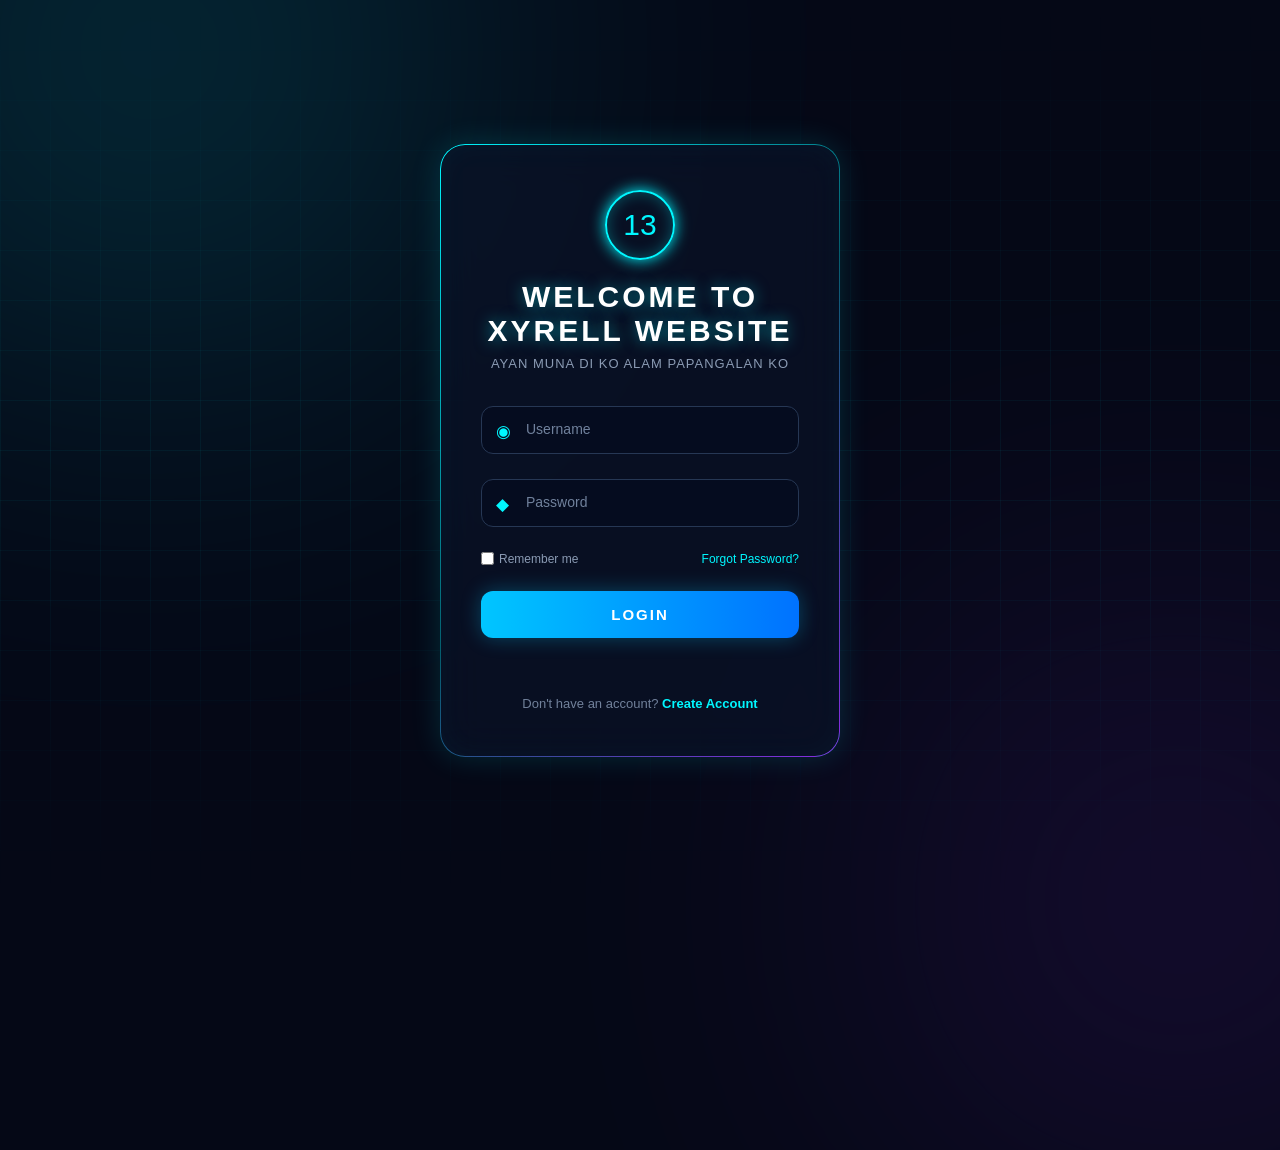
<file: index.html>
<!DOCTYPE html>
<html lang="en">
<head>
    <meta charset="UTF-8">
    <meta name="viewport" content="width=device-width, initial-scale=1.0">

    <title>Futuristic Login</title>

    <!-- CSS -->
    <link rel="stylesheet" href="style.css">
</head>

<body>

    <div class="grid"></div>

    <div class="login-container">

        <div class="logo">13</div>

        <h1> WELCOME TO XYRELL WEBSITE</h1>

        <p class="subtitle">AYAN MUNA DI KO ALAM PAPANGALAN KO </p>

        <div id="successMessage"></div>

        <form id="loginForm">

            <!-- Username -->
            <div class="input-group">
                <span class="icon">◉</span>

                <input
                    type="text"
                    id="username"
                    placeholder=" "
                    required
                >

                <label for="username">Username</label>
            </div>

            <!-- Password -->
            <div class="input-group">
                <span class="icon">◆</span>

                <input
                    type="password"
                    id="password"
                    placeholder=" "
                    required
                >

                <label for="password">Password</label>
            </div>

            <!-- Options -->
            <div class="options">

                <label class="remember">
                    <input type="checkbox">
                    Remember me
                </label>

                <a href="#">Forgot Password?</a>

            </div>

            <!-- Login Button -->
            <button type="submit" class="login-btn">
                LOGIN
            </button>

            <!-- Status -->
            <div id="status"></div>

        </form>

        <!-- Register -->
        <div class="register">
            Don't have an account?
            <a href="register.html">Create Account</a>
        </div>

    </div>

    <!-- JavaScript -->
    <script src="script.js"></script>

</body>
</html>
</file>
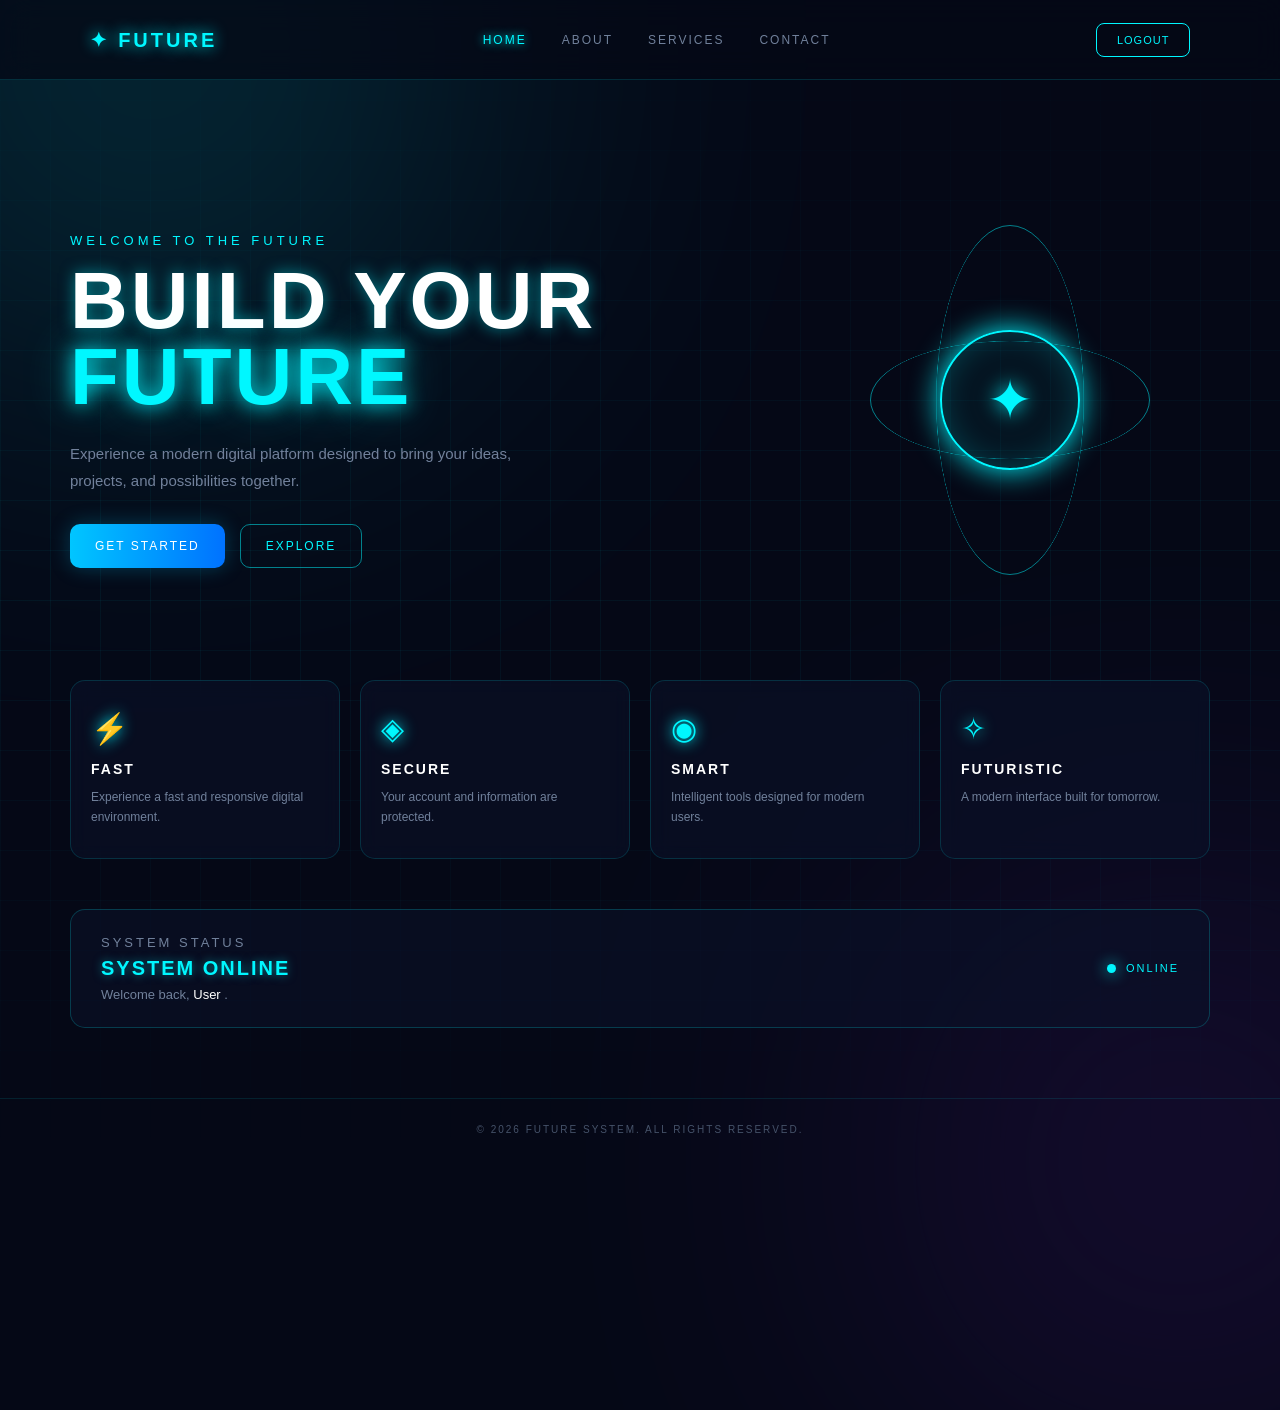
<file: home.html>
<!DOCTYPE html>
<html lang="en">

<head>
    <meta charset="UTF-8">

    <meta
        name="viewport"
        content="width=device-width, initial-scale=1.0"
    >

    <title>Home | Future System</title>

    <link rel="stylesheet" href="style.css">
</head>

<body class="home-page">

    <!-- Background Grid -->
    <div class="grid"></div>

    <!-- Navigation -->
    <nav class="navbar">

        <div class="nav-logo">
            ✦ FUTURE
        </div>

        <div class="nav-links">

            <a href="home.html" class="active">
                HOME
            </a>

            <a href="#">
                ABOUT
            </a>

            <a href="#">
                SERVICES
            </a>

            <a href="#">
                CONTACT
            </a>

        </div>

        <button
            class="logout-btn"
            onclick="logout()"
        >
            LOGOUT
        </button>

    </nav>


    <!-- Main Content -->
    <main class="home-content">

        <section class="hero">

            <div class="hero-text">

                <p class="small-title">
                    WELCOME TO THE FUTURE
                </p>

                <h1>
                    BUILD YOUR
                    <span>FUTURE</span>
                </h1>

                <p class="hero-description">
                    Experience a modern digital platform
                    designed to bring your ideas,
                    projects, and possibilities together.
                </p>

                <div class="hero-buttons">

                    <button
                        class="primary-btn"
                        onclick="showMessage()"
                    >
                        GET STARTED
                    </button>

                    <button
                        class="secondary-btn"
                    >
                        EXPLORE
                    </button>

                </div>

            </div>


            <!-- Futuristic Circle -->
            <div class="hero-visual">

                <div class="orbit orbit-one"></div>

                <div class="orbit orbit-two"></div>

                <div class="core">

                    <div class="core-symbol">
                        ✦
                    </div>

                </div>

            </div>

        </section>


        <!-- Features -->
        <section class="features">

            <div class="feature-card">

                <div class="feature-icon">
                    ⚡
                </div>

                <h3>
                    FAST
                </h3>

                <p>
                    Experience a fast and responsive
                    digital environment.
                </p>

            </div>


            <div class="feature-card">

                <div class="feature-icon">
                    ◈
                </div>

                <h3>
                    SECURE
                </h3>

                <p>
                    Your account and information
                    are protected.
                </p>

            </div>


            <div class="feature-card">

                <div class="feature-icon">
                    ◉
                </div>

                <h3>
                    SMART
                </h3>

                <p>
                    Intelligent tools designed
                    for modern users.
                </p>

            </div>


            <div class="feature-card">

                <div class="feature-icon">
                    ✧
                </div>

                <h3>
                    FUTURISTIC
                </h3>

                <p>
                    A modern interface built
                    for tomorrow.
                </p>

            </div>

        </section>


        <!-- Welcome Message -->
        <section class="welcome-panel">

            <div>

                <p class="panel-label">
                    SYSTEM STATUS
                </p>

                <h2>
                    SYSTEM ONLINE
                </h2>

                <p>
                    Welcome back,
                    <span id="userName">
                        User
                    </span>.
                </p>

            </div>

            <div class="status-indicator">

                <span></span>

                ONLINE

            </div>

        </section>

    </main>


    <footer>

        <p>
            © 2026 FUTURE SYSTEM.
            ALL RIGHTS RESERVED.
        </p>

    </footer>


    <script>

        // Display registered user's name

        const userName =
            localStorage.getItem("registeredName");

        if (userName) {

            document.getElementById(
                "userName"
            ).textContent = userName;

        }


        // Get Started

        function showMessage() {

            alert(
                "Welcome to the Future System!"
            );

        }


        // Logout

        function logout() {

            window.location.href =
                "index.html";

        }

    </script>

</body>

</html>
</file>
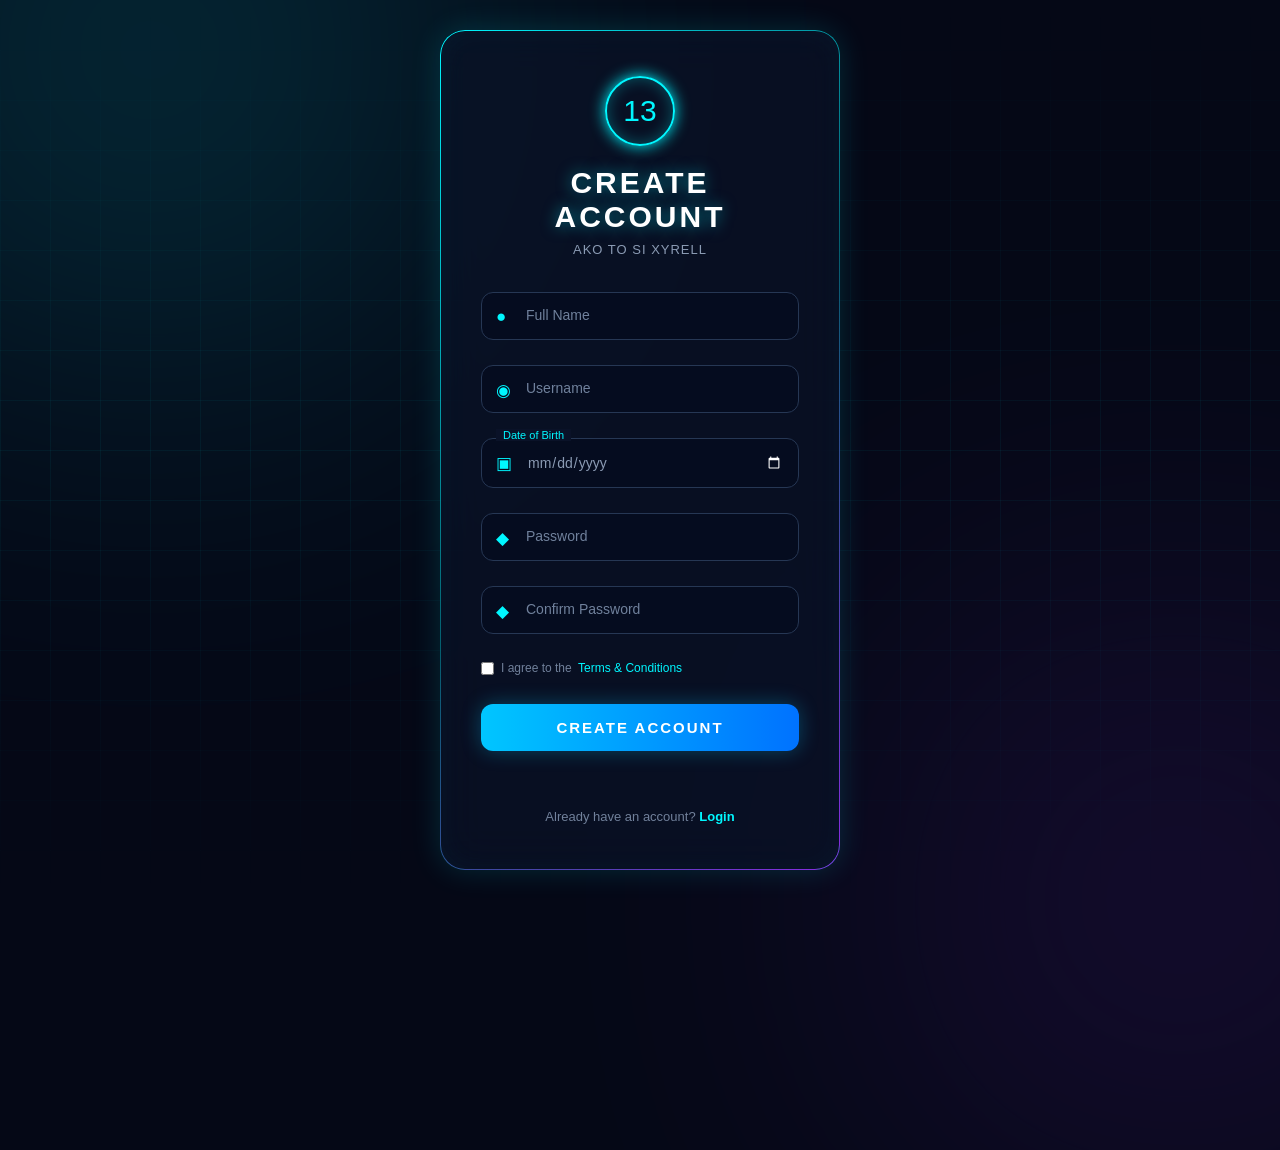
<file: register.html>
<!DOCTYPE html>
<html lang="en">

<head>
    <meta charset="UTF-8">
    <meta name="viewport" content="width=device-width, initial-scale=1.0">

    <title>Create Account</title>

    <link rel="stylesheet" href="style.css">
</head>

<body>

    <div class="grid"></div>

    <div class="login-container">

        <div class="logo">13</div>

        <h1>CREATE ACCOUNT</h1>

        <p class="subtitle">AKO TO SI XYRELL</p>

        <form id="registerForm">

            <!-- Full Name -->
            <div class="input-group">

                <span class="icon">●</span>

                <input
                    type="text"
                    id="fullname"
                    placeholder=" "
                    required
                >

                <label for="fullname">
                    Full Name
                </label>

            </div>


            <!-- Username -->
            <div class="input-group">

                <span class="icon">◉</span>

                <input
                    type="text"
                    id="username"
                    placeholder=" "
                    required
                >

                <label for="username">
                    Username
                </label>

            </div>


            <!-- Date of Birth -->
            <div class="input-group">

                <span class="icon">▣</span>

                <input
                    type="date"
                    id="birthdate"
                    required
                >

                <label class="date-label" for="birthdate">
                    Date of Birth
                </label>

            </div>


            <!-- Password -->
            <div class="input-group">

                <span class="icon">◆</span>

                <input
                    type="password"
                    id="password"
                    placeholder=" "
                    required
                >

                <label for="password">
                    Password
                </label>

            </div>


            <!-- Confirm Password -->
            <div class="input-group">

                <span class="icon">◆</span>

                <input
                    type="password"
                    id="confirmPassword"
                    placeholder=" "
                    required
                >

                <label for="confirmPassword">
                    Confirm Password
                </label>

            </div>


            <!-- Terms -->
            <div class="terms">

                <label>

                    <input
                        type="checkbox"
                        id="terms"
                        required
                    >

                    <span>
                        I agree to the
                        <a href="#">
                            Terms & Conditions
                        </a>
                    </span>

                </label>

            </div>


            <!-- Create Account -->
            <button
                type="submit"
                class="login-btn"
            >
                CREATE ACCOUNT
            </button>


            <!-- Status -->
            <div id="status"></div>

        </form>


        <!-- Login -->
        <div class="register">

            Already have an account?

            <a href="index.html">
                Login
            </a>

        </div>

    </div>


    <script src="register.js"></script>

</body>

</html>
</file>
<file: style.css>
* {
    margin: 0;
    padding: 0;
    box-sizing: border-box;
    font-family: "Segoe UI", sans-serif;
}

body {
    min-height: 100vh;

    display: flex;
    justify-content: center;
    align-items: center;

    overflow: hidden;

    background: #050816;
    color: white;

    position: relative;
}

/* =========================
   BACKGROUND GLOW
========================= */

body::before {
    content: "";

    position: absolute;

    width: 600px;
    height: 600px;

    background: #00f7ff;

    border-radius: 50%;

    filter: blur(180px);

    opacity: 0.18;

    top: -250px;
    left: -150px;

    animation: float 8s infinite alternate;
}

body::after {
    content: "";

    position: absolute;

    width: 500px;
    height: 500px;

    background: #8a2be2;

    border-radius: 50%;

    filter: blur(180px);

    opacity: 0.20;

    bottom: -250px;
    right: -150px;

    animation: float 7s infinite alternate-reverse;
}

@keyframes float {

    from {
        transform: translate(0, 0);
    }

    to {
        transform: translate(80px, 50px);
    }
}

/* =========================
   FUTURISTIC GRID
========================= */

.grid {
    position: absolute;

    inset: 0;

    background-image:
        linear-gradient(
            rgba(0, 247, 255, 0.05) 1px,
            transparent 1px
        ),
        linear-gradient(
            90deg,
            rgba(0, 247, 255, 0.05) 1px,
            transparent 1px
        );

    background-size: 50px 50px;

    mask-image:
        linear-gradient(
            to bottom,
            transparent,
            black,
            transparent
        );
}

/* =========================
   LOGIN CONTAINER
========================= */

.login-container {
    position: relative;

    z-index: 2;

    width: 400px;

    padding: 45px 40px;

    background: rgba(10, 18, 40, 0.72);

    border: 1px solid rgba(0, 247, 255, 0.35);

    border-radius: 25px;

    backdrop-filter: blur(20px);

    box-shadow:
        0 0 30px rgba(0, 247, 255, 0.15),
        inset 0 0 30px rgba(0, 247, 255, 0.03);
}

/* Animated border */

.login-container::before {
    content: "";

    position: absolute;

    inset: -1px;

    border-radius: 25px;

    padding: 1px;

    background:
        linear-gradient(
            135deg,
            #00f7ff,
            transparent,
            #8a2be2
        );

    -webkit-mask:
        linear-gradient(#fff 0 0) content-box,
        linear-gradient(#fff 0 0);

    mask:
        linear-gradient(#fff 0 0) content-box,
        linear-gradient(#fff 0 0);

    -webkit-mask-composite: xor;

    mask-composite: exclude;

    pointer-events: none;
}

/* =========================
   LOGO
========================= */

.logo {
    width: 70px;
    height: 70px;

    margin: 0 auto 20px;

    display: flex;

    align-items: center;
    justify-content: center;

    border: 2px solid #00f7ff;

    border-radius: 50%;

    color: #00f7ff;

    font-size: 30px;

    box-shadow:
        0 0 15px #00f7ff,
        inset 0 0 15px rgba(0, 247, 255, 0.3);

    animation: pulse 2s infinite;
}

@keyframes pulse {

    50% {
        box-shadow:
            0 0 30px #00f7ff,
            inset 0 0 25px rgba(0, 247, 255, 0.4);
    }
}

/* =========================
   TITLE
========================= */

h1 {
    text-align: center;

    font-size: 30px;

    letter-spacing: 3px;

    margin-bottom: 8px;

    text-shadow:
        0 0 15px rgba(0, 247, 255, 0.5);
}

.subtitle {
    text-align: center;

    color: #8b9bb4;

    font-size: 13px;

    margin-bottom: 35px;

    letter-spacing: 1px;
}

/* =========================
   INPUTS
========================= */

.input-group {
    position: relative;

    margin-bottom: 25px;
}

.input-group input {
    width: 100%;

    padding: 15px 15px 15px 45px;

    border: 1px solid #263754;

    border-radius: 12px;

    outline: none;

    background: rgba(5, 12, 30, 0.8);

    color: white;

    font-size: 14px;

    transition: 0.3s;
}

.input-group input:focus {
    border-color: #00f7ff;

    box-shadow:
        0 0 15px rgba(0, 247, 255, 0.25);
}

.input-group label {
    position: absolute;

    left: 45px;
    top: 15px;

    color: #70819c;

    font-size: 14px;

    pointer-events: none;

    transition: 0.3s;
}

.input-group input:focus + label,
.input-group input:not(:placeholder-shown) + label {

    top: -9px;

    left: 15px;

    font-size: 11px;

    padding: 0 7px;

    background: #0a1228;

    color: #00f7ff;
}

.icon {
    position: absolute;

    left: 15px;
    top: 15px;

    color: #00f7ff;

    font-size: 17px;

    z-index: 1;
}

/* =========================
   OPTIONS
========================= */

.options {
    display: flex;

    justify-content: space-between;

    align-items: center;

    font-size: 12px;

    margin-bottom: 25px;

    color: #8b9bb4;
}

.remember {
    display: flex;

    align-items: center;

    gap: 5px;
}

.options input {
    accent-color: #00f7ff;
}

.options a {
    color: #00f7ff;

    text-decoration: none;
}

.options a:hover {
    text-shadow: 0 0 10px #00f7ff;
}

/* =========================
   LOGIN BUTTON
========================= */

.login-btn {
    width: 100%;

    padding: 15px;

    border: none;

    border-radius: 12px;

    background:
        linear-gradient(
            90deg,
            #00c6ff,
            #0072ff
        );

    color: white;

    font-size: 15px;

    font-weight: bold;

    letter-spacing: 2px;

    cursor: pointer;

    transition: 0.3s;

    box-shadow:
        0 0 20px rgba(0, 198, 255, 0.3);
}

.login-btn:hover {

    transform: translateY(-2px);

    box-shadow:
        0 0 20px #00c6ff,
        0 0 40px rgba(0, 198, 255, 0.3);
}

.login-btn:active {
    transform: scale(0.98);
}

/* =========================
   STATUS
========================= */

#status {
    text-align: center;

    margin-top: 15px;

    font-size: 12px;

    min-height: 18px;
}

/* =========================
   REGISTER
========================= */

.register {
    text-align: center;

    margin-top: 25px;

    font-size: 13px;

    color: #71819b;
}

.register a {
    color: #00f7ff;

    text-decoration: none;

    font-weight: bold;
}

.register a:hover {
    text-shadow: 0 0 10px #00f7ff;
}

/* =========================
   RESPONSIVE
========================= */

@media (max-width: 480px) {

    .login-container {
        width: 90%;

        padding: 35px 25px;
    }

    h1 {
        font-size: 25px;
    }
}

/* =========================
   REGISTER FORM
========================= */

.terms {
    margin-bottom: 25px;

    color: #71819b;

    font-size: 12px;

    line-height: 1.6;
}

.terms label {
    display: flex;

    align-items: flex-start;

    gap: 7px;
}

.terms input {
    margin-top: 3px;

    accent-color: #00f7ff;

    cursor: pointer;
}

.terms a {
    color: #00f7ff;

    text-decoration: none;

    margin-left: 3px;
}

.terms a:hover {
    text-shadow: 0 0 10px #00f7ff;
}

/* Register button */

.login-btn {
    transition: all 0.3s ease;
}

.login-btn:hover {
    letter-spacing: 3px;
}

/* Register status */

#status {
    transition: 0.3s ease;
}

/* =========================
   DATE OF BIRTH
========================= */

.input-group input[type="date"] {
    color: #8b9bb4;

    color-scheme: dark;

    cursor: pointer;
}

.input-group input[type="date"]:focus {
    color: white;
}

.date-label {
    top: -9px !important;

    left: 15px !important;

    font-size: 11px !important;

    padding: 0 7px;

    background: #0a1228;

    color: #00f7ff !important;
}

/* =========================
   REGISTRATION SUCCESS
========================= */

#successMessage {
    display: none;

    width: 100%;

    padding: 12px;

    margin-bottom: 20px;

    text-align: center;

    border: 1px solid #00f7ff;

    border-radius: 10px;

    background: rgba(0, 247, 255, 0.08);

    color: #00f7ff;

    font-size: 13px;

    box-shadow:
        0 0 15px rgba(0, 247, 255, 0.25);

    transition: opacity 0.5s ease;

    animation: successGlow 1.5s infinite alternate;
}

@keyframes successGlow {

    from {
        box-shadow:
            0 0 10px rgba(0, 247, 255, 0.2);
    }

    to {
        box-shadow:
            0 0 25px rgba(0, 247, 255, 0.5);
    }
}

/* =========================================
   FUTURISTIC HOME PAGE
========================================= */

.home-page {
    display: block;
    min-height: 100vh;
    overflow-x: hidden;
    overflow-y: auto;
}


/* =========================================
   NAVIGATION
========================================= */

.navbar {

    position: relative;

    z-index: 10;

    width: 100%;

    height: 80px;

    padding: 0 7%;

    display: flex;

    align-items: center;

    justify-content: space-between;

    border-bottom: 1px solid
        rgba(0, 247, 255, 0.15);

    background:
        rgba(5, 8, 22, 0.75);

    backdrop-filter: blur(15px);

}


.nav-logo {

    color: #00f7ff;

    font-size: 20px;

    font-weight: bold;

    letter-spacing: 3px;

    text-shadow:
        0 0 15px #00f7ff;

}


.nav-links {

    display: flex;

    gap: 35px;

}


.nav-links a {

    color: #71819b;

    text-decoration: none;

    font-size: 12px;

    letter-spacing: 2px;

    transition: 0.3s;

}


.nav-links a:hover,
.nav-links a.active {

    color: #00f7ff;

    text-shadow:
        0 0 10px #00f7ff;

}


.logout-btn {

    padding: 10px 20px;

    border: 1px solid #00f7ff;

    border-radius: 8px;

    background: transparent;

    color: #00f7ff;

    cursor: pointer;

    font-size: 11px;

    letter-spacing: 1px;

    transition: 0.3s;

}


.logout-btn:hover {

    background: #00f7ff;

    color: #050816;

    box-shadow:
        0 0 20px #00f7ff;

}


/* =========================================
   HOME CONTENT
========================================= */

.home-content {

    position: relative;

    z-index: 2;

    max-width: 1200px;

    margin: auto;

    padding: 70px 30px;

}


/* =========================================
   HERO
========================================= */

.hero {

    min-height: 500px;

    display: flex;

    align-items: center;

    justify-content: space-between;

    gap: 50px;

}


.hero-text {

    max-width: 600px;

}


.small-title {

    color: #00f7ff;

    font-size: 13px;

    letter-spacing: 4px;

    margin-bottom: 15px;

}


.hero h1 {

    text-align: left;

    font-size: clamp(45px, 7vw, 80px);

    line-height: 0.95;

    letter-spacing: 3px;

    margin-bottom: 25px;

}


.hero h1 span {

    display: block;

    color: #00f7ff;

    text-shadow:
        0 0 20px #00f7ff,
        0 0 50px rgba(0, 247, 255, 0.4);

}


.hero-description {

    max-width: 500px;

    color: #71819b;

    line-height: 1.8;

    font-size: 15px;

}


/* =========================================
   HERO BUTTONS
========================================= */

.hero-buttons {

    display: flex;

    gap: 15px;

    margin-top: 30px;

}


.primary-btn,
.secondary-btn {

    padding: 14px 25px;

    border-radius: 10px;

    font-size: 12px;

    letter-spacing: 2px;

    cursor: pointer;

    transition: 0.3s;

}


.primary-btn {

    border: none;

    background:
        linear-gradient(
            90deg,
            #00c6ff,
            #0072ff
        );

    color: white;

    box-shadow:
        0 0 20px
        rgba(0, 198, 255, 0.25);

}


.primary-btn:hover {

    transform: translateY(-3px);

    box-shadow:
        0 0 30px
        rgba(0, 198, 255, 0.5);

}


.secondary-btn {

    border: 1px solid
        rgba(0, 247, 255, 0.5);

    background: transparent;

    color: #00f7ff;

}


.secondary-btn:hover {

    background:
        rgba(0, 247, 255, 0.08);

    box-shadow:
        0 0 20px
        rgba(0, 247, 255, 0.2);

}


/* =========================================
   FUTURISTIC CORE
========================================= */

.hero-visual {

    position: relative;

    width: 400px;

    height: 400px;

    display: flex;

    align-items: center;

    justify-content: center;

}


.core {

    width: 140px;

    height: 140px;

    display: flex;

    align-items: center;

    justify-content: center;

    border: 2px solid #00f7ff;

    border-radius: 50%;

    background:
        rgba(0, 247, 255, 0.05);

    box-shadow:
        0 0 30px #00f7ff,
        inset 0 0 30px
        rgba(0, 247, 255, 0.2);

    animation: corePulse 2s infinite alternate;

}


.core-symbol {

    font-size: 55px;

    color: #00f7ff;

    text-shadow:
        0 0 20px #00f7ff;

}


@keyframes corePulse {

    from {

        transform: scale(1);

    }

    to {

        transform: scale(1.08);

    }

}


.orbit {

    position: absolute;

    border: 1px solid
        rgba(0, 247, 255, 0.5);

    border-radius: 50%;

}


.orbit-one {

    width: 280px;

    height: 280px;

    transform: rotateX(65deg);

    animation:
        rotateOrbit 6s linear infinite;

}


.orbit-two {

    width: 350px;

    height: 350px;

    transform: rotateY(65deg);

    animation:
        rotateOrbit 8s linear infinite reverse;

}


@keyframes rotateOrbit {

    from {

        transform:
            rotate(0deg)
            rotateX(65deg);

    }

    to {

        transform:
            rotate(360deg)
            rotateX(65deg);

    }

}


/* =========================================
   FEATURES
========================================= */

.features {

    display: grid;

    grid-template-columns:
        repeat(4, 1fr);

    gap: 20px;

    margin-top: 30px;

}


.feature-card {

    padding: 30px 20px;

    border: 1px solid
        rgba(0, 247, 255, 0.15);

    border-radius: 15px;

    background:
        rgba(10, 18, 40, 0.6);

    backdrop-filter: blur(10px);

    transition: 0.3s;

}


.feature-card:hover {

    transform:
        translateY(-8px);

    border-color: #00f7ff;

    box-shadow:
        0 0 25px
        rgba(0, 247, 255, 0.15);

}


.feature-icon {

    font-size: 30px;

    color: #00f7ff;

    margin-bottom: 15px;

    text-shadow:
        0 0 15px #00f7ff;

}


.feature-card h3 {

    font-size: 14px;

    letter-spacing: 2px;

    margin-bottom: 10px;

}


.feature-card p {

    color: #71819b;

    font-size: 12px;

    line-height: 1.7;

}


/* =========================================
   SYSTEM PANEL
========================================= */

.welcome-panel {

    margin-top: 50px;

    padding: 25px 30px;

    display: flex;

    align-items: center;

    justify-content: space-between;

    border: 1px solid
        rgba(0, 247, 255, 0.2);

    border-radius: 15px;

    background:
        rgba(10, 18, 40, 0.6);

}


.panel-label {

    color: #71819b;

    font-size: 10px;

    letter-spacing: 3px;

}


.welcome-panel h2 {

    margin: 7px 0;

    color: #00f7ff;

    font-size: 20px;

    letter-spacing: 2px;

    text-shadow:
        0 0 10px
        rgba(0, 247, 255, 0.5);

}


.welcome-panel p {

    color: #71819b;

    font-size: 13px;

}


.welcome-panel h2 + p span {

    color: white;

}


/* =========================================
   ONLINE STATUS
========================================= */

.status-indicator {

    display: flex;

    align-items: center;

    gap: 10px;

    color: #00f7ff;

    font-size: 11px;

    letter-spacing: 2px;

}


.status-indicator span {

    width: 9px;

    height: 9px;

    display: block;

    border-radius: 50%;

    background: #00f7ff;

    box-shadow:
        0 0 15px #00f7ff;

    animation:
        statusPulse 1.5s infinite;

}


@keyframes statusPulse {

    50% {

        opacity: 0.3;

    }

}


/* =========================================
   FOOTER
========================================= */

footer {

    position: relative;

    z-index: 2;

    padding: 25px;

    text-align: center;

    border-top: 1px solid
        rgba(0, 247, 255, 0.1);

    color: #46536a;

    font-size: 10px;

    letter-spacing: 2px;

}


/* =========================================
   MOBILE
========================================= */

@media (max-width: 850px) {

    .nav-links {

        display: none;

    }

    .hero {

        flex-direction: column;

        text-align: center;

    }

    .hero h1 {

        text-align: center;

    }

    .hero-description {

        margin: auto;

    }

    .hero-buttons {

        justify-content: center;

    }

    .hero-visual {

        width: 300px;

        height: 300px;

        transform: scale(0.8);

    }

    .features {

        grid-template-columns:
            repeat(2, 1fr);

    }

}

@media (max-width: 500px) {

    .navbar {

        padding: 0 20px;

    }

    .logout-btn {

        padding: 8px 12px;

    }

    .home-content {

        padding: 40px 20px;

    }

    .features {

        grid-template-columns: 1fr;

    }

    .welcome-panel {

        flex-direction: column;

        align-items: flex-start;

        gap: 20px;

    }

}
</file>
